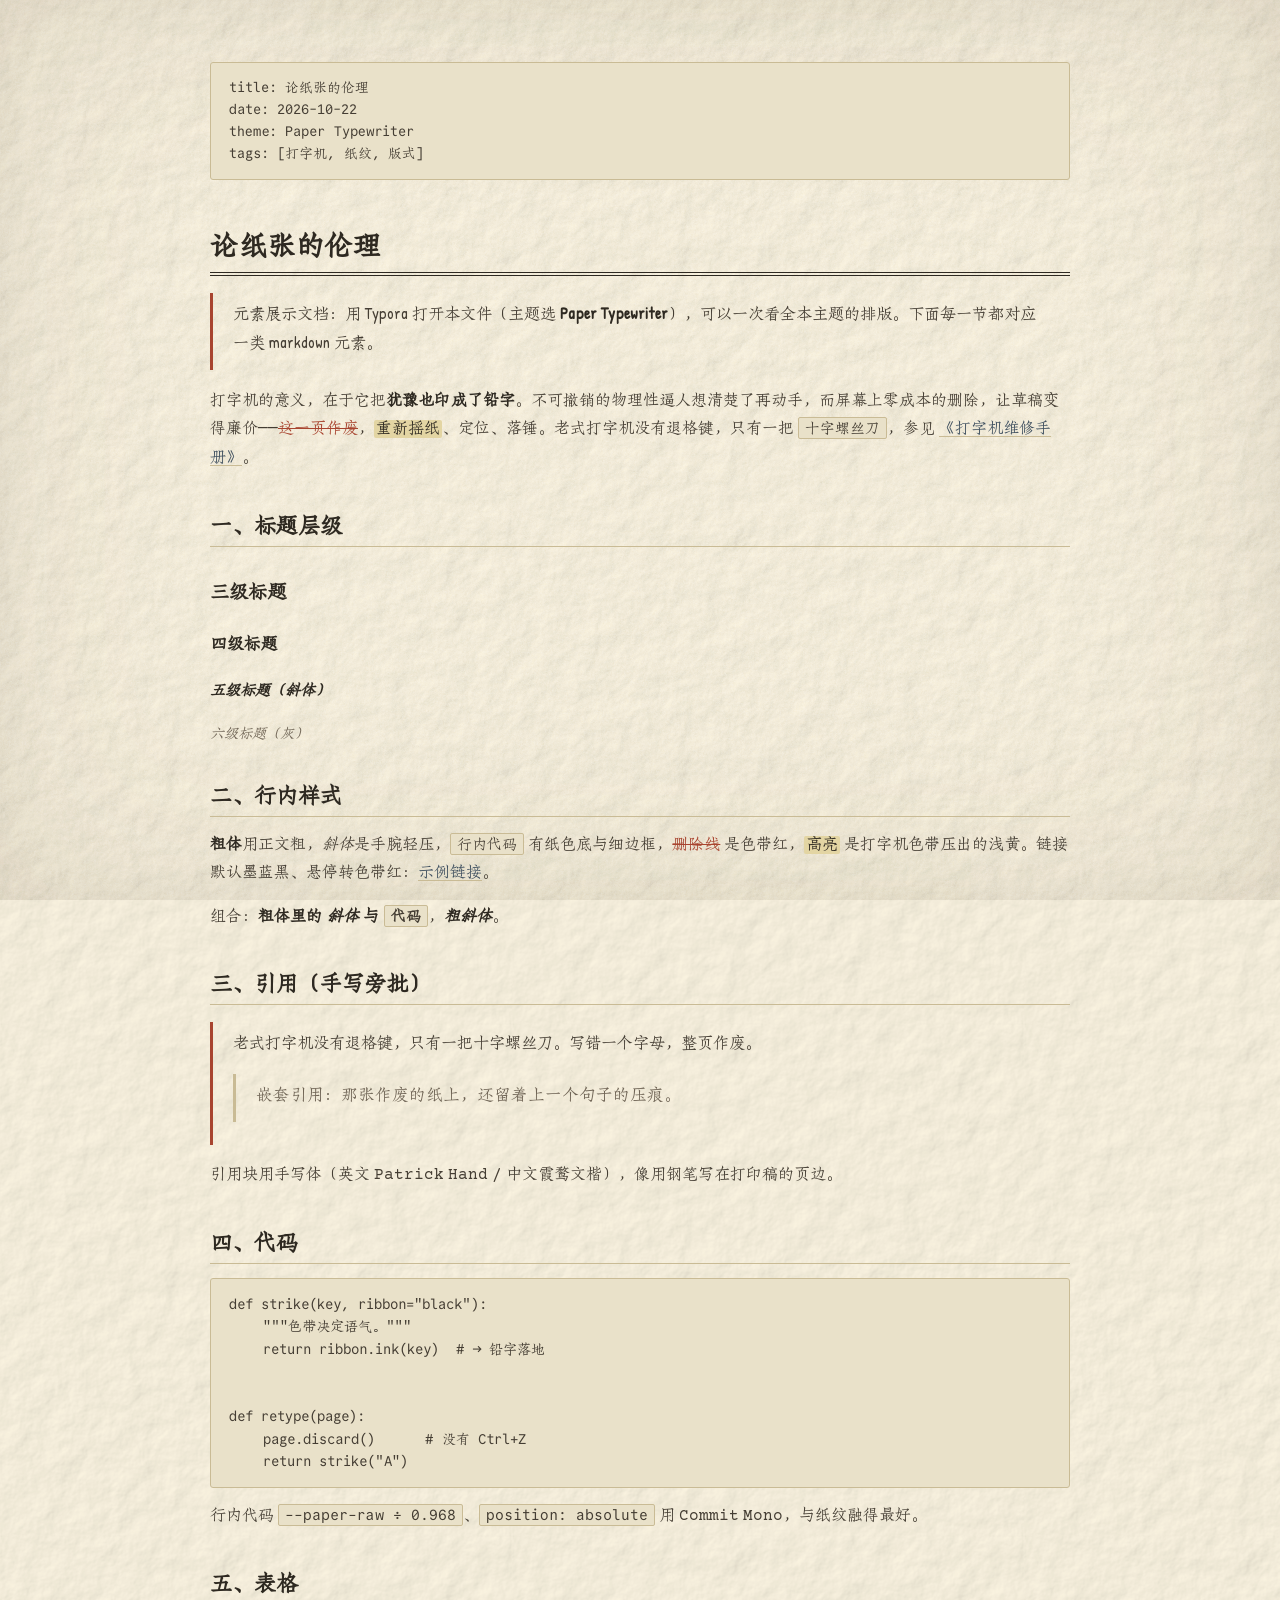
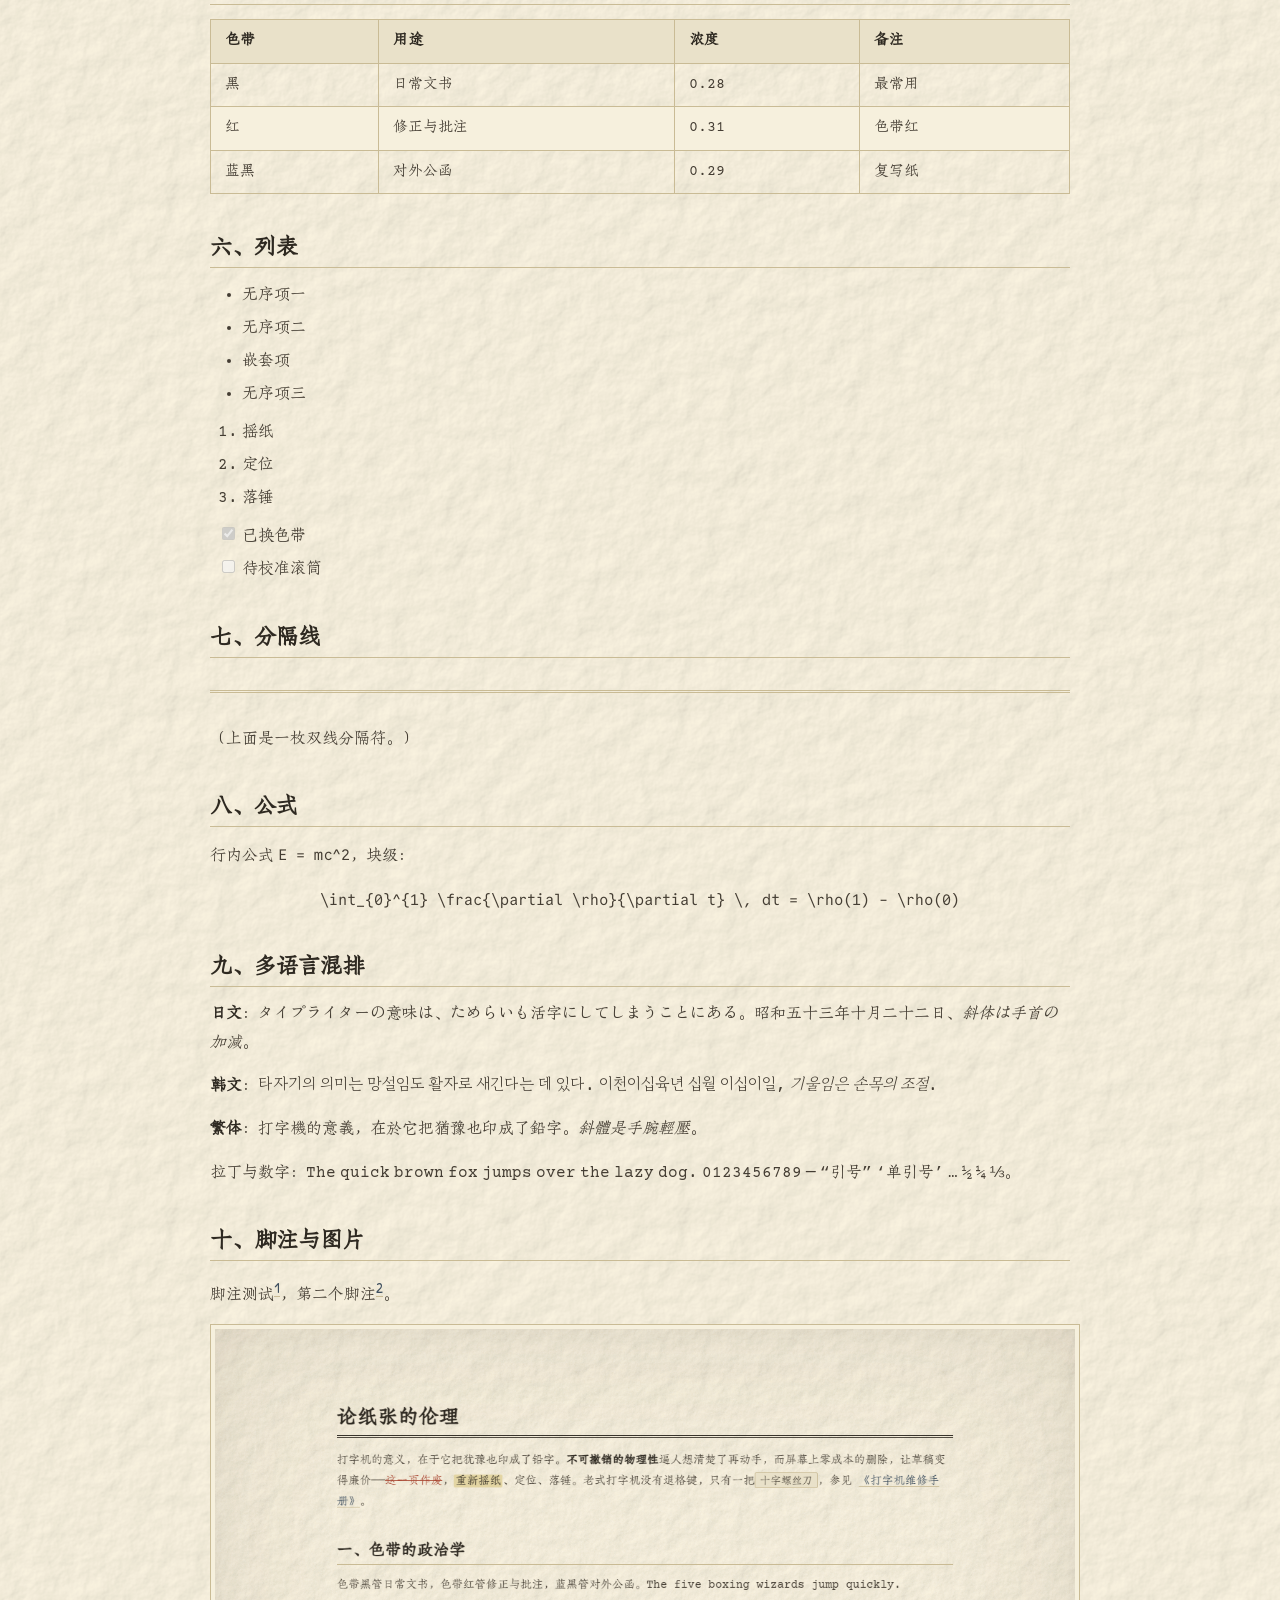
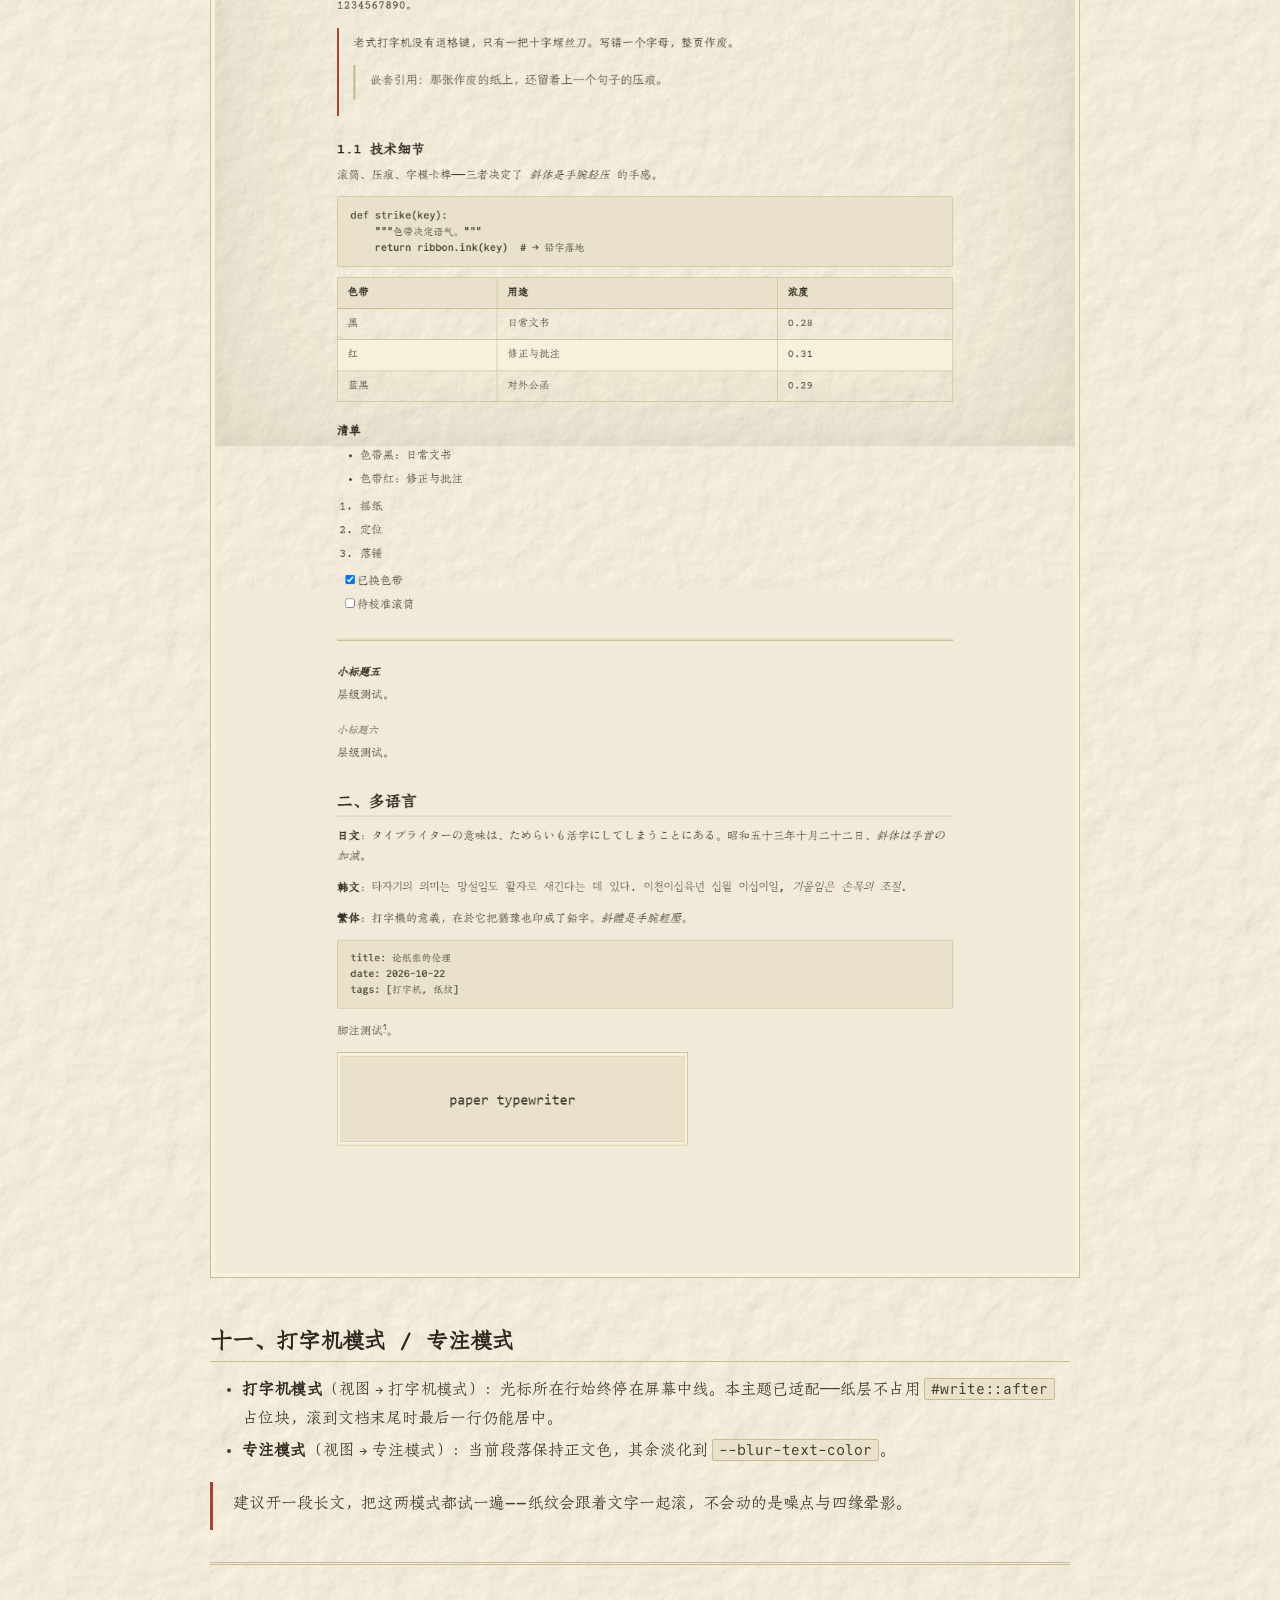
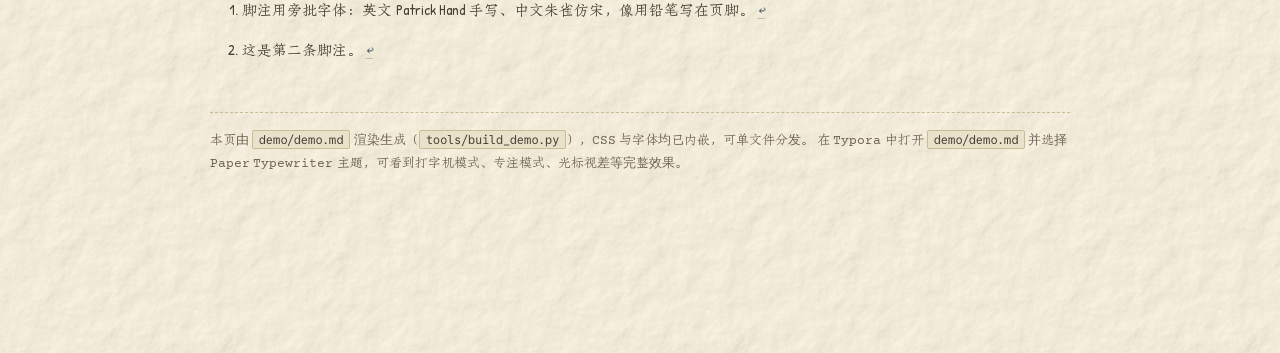
<file: index.html>
<!DOCTYPE html>
<html lang="zh-CN">
<head>
<meta charset="utf-8">
<meta name="viewport" content="width=device-width, initial-scale=1">
<title>Paper Typewriter — Typora 主题 Demo</title>
<meta http-equiv="refresh" content="0; url=./demo/demo.html">
<link rel="canonical" href="./demo/demo.html">
<style>
  html, body { margin: 0; height: 100%; background: #f1ead8; color: #443d33;
    font-family: "Courier Prime", "Courier New", monospace;
    display: flex; align-items: center; justify-content: center; }
  a { color: #3d4e5e; }
</style>
</head>
<body>
  <p>正在打开 Demo… 如果没有自动跳转，<a href="./demo/demo.html">点这里进入</a>。</p>
</body>
</html>
</file>
